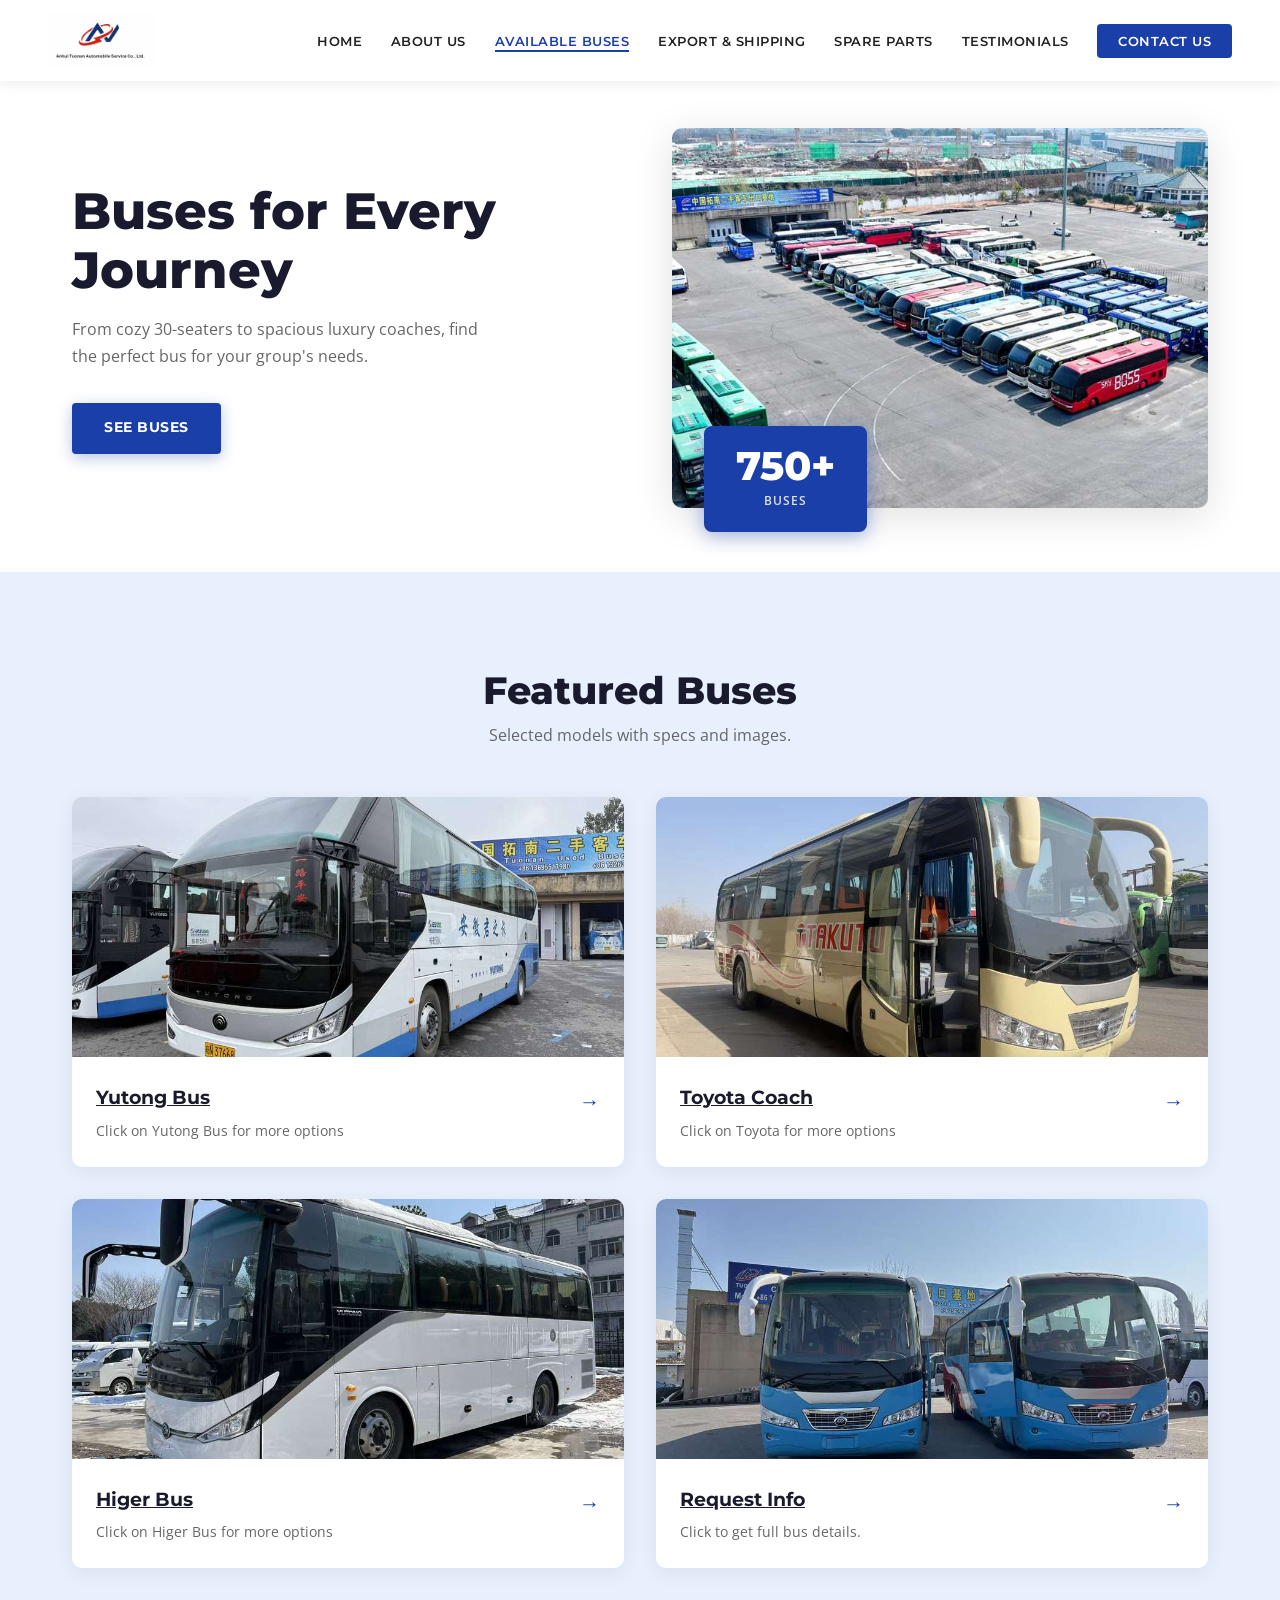
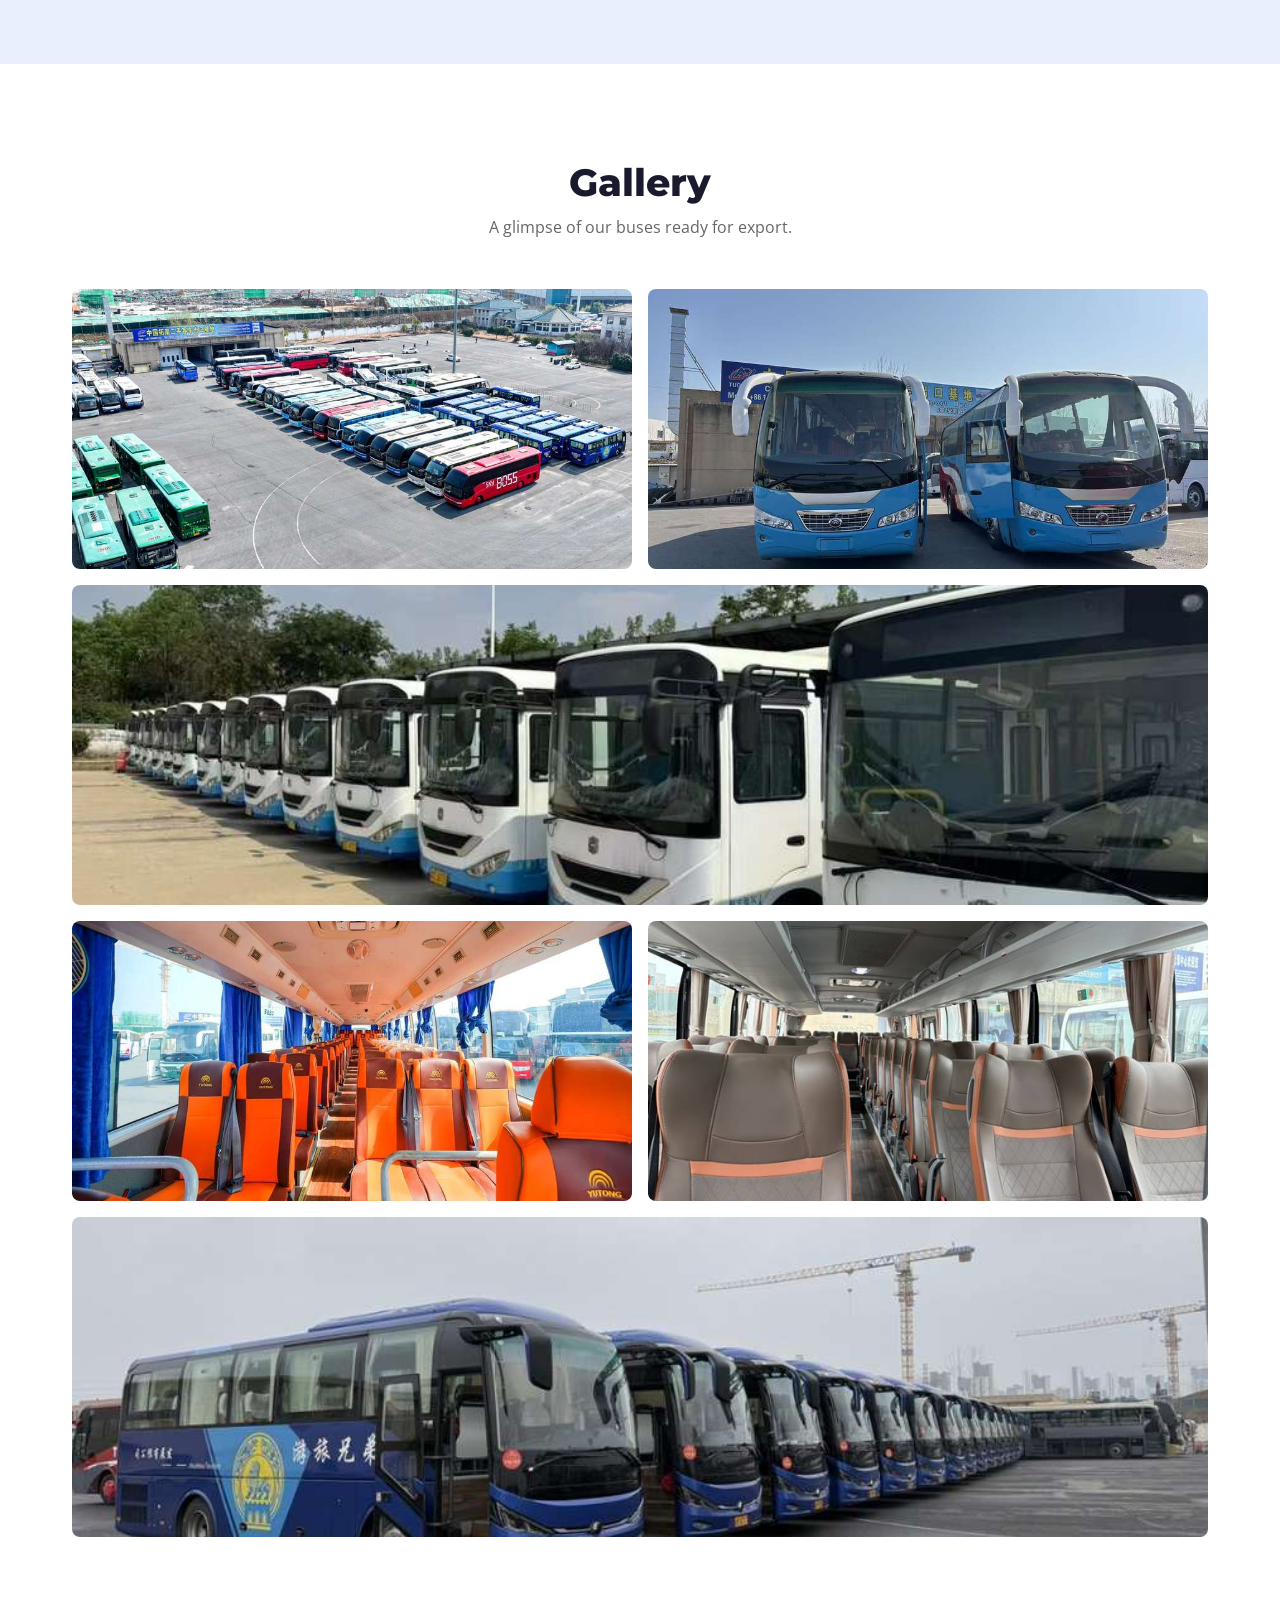
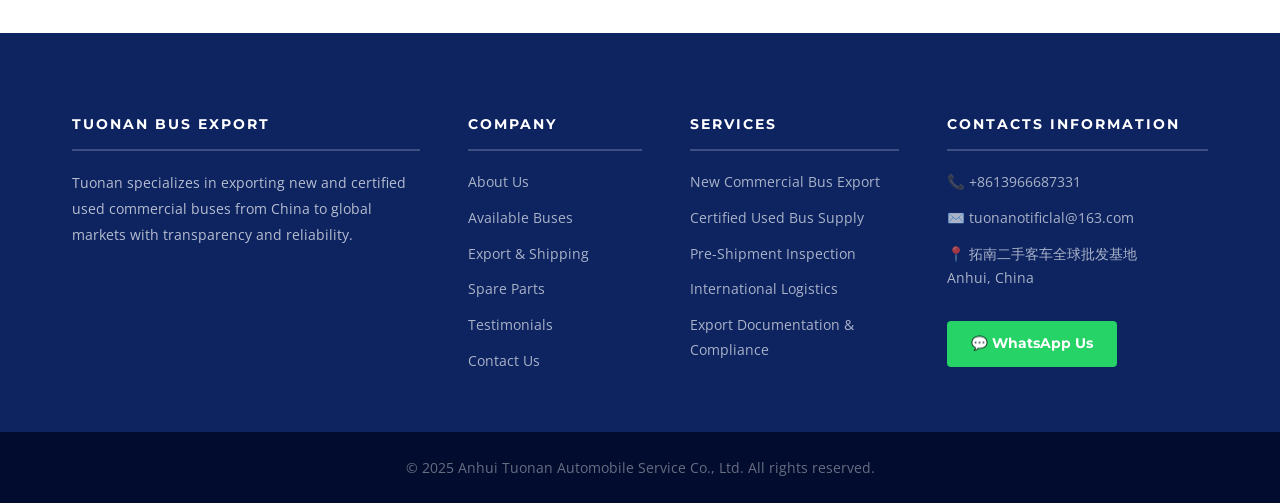
<file: buses.html>
<!DOCTYPE html>
<html lang="en">
<head>
<meta charset="UTF-8">
<meta name="viewport" content="width=device-width, initial-scale=1.0">
<title>Available Buses | Tuonan Bus Export</title>
<link rel="preconnect" href="https://fonts.googleapis.com">
<link href="https://fonts.googleapis.com/css2?family=Montserrat:wght@400;500;600;700;800&family=Open+Sans:wght@300;400;500;600&display=swap" rel="stylesheet">
<link rel="stylesheet" href="style.css">
<style>
.buses-hero {
  background: var(--white);
  padding: 8rem 0 4rem;
}
.buses-hero-grid {
  display: grid;
  grid-template-columns: 1fr 1fr;
  gap: 4rem;
  align-items: center;
}
.buses-hero-text h1 {
  font-family: 'Montserrat', sans-serif;
  font-size: clamp(2.2rem, 4vw, 3.5rem);
  font-weight: 800;
  color: var(--dark);
  margin-bottom: 1rem;
  line-height: 1.15;
}
.buses-hero-text p {
  color: var(--gray);
  font-size: 1rem;
  margin-bottom: 2rem;
  max-width: 420px;
}
.buses-hero-img {
  position: relative;
}
.buses-hero-img img {
  width: 100%;
  height: 380px;
  object-fit: cover;
  border-radius: 10px;
  box-shadow: 0 8px 40px rgba(0,0,0,0.12);
}
.hero-badge {
  position: absolute;
  bottom: -1.5rem;
  left: 2rem;
  background: var(--blue);
  color: white;
  padding: 1.2rem 2rem;
  border-radius: 8px;
  text-align: center;
  box-shadow: 0 4px 20px rgba(26,63,168,0.4);
}
.hero-badge .num {
  font-family: 'Montserrat', sans-serif;
  font-size: 2.5rem;
  font-weight: 800;
  line-height: 1;
  display: block;
}
.hero-badge .label {
  font-size: 0.78rem;
  font-weight: 600;
  letter-spacing: 1px;
  text-transform: uppercase;
  opacity: 0.85;
}

/* FEATURED BUSES */
.featured-section {
  padding: 6rem 0;
  background: #e8f0fe;
}
.featured-section h2 {
  font-family: 'Montserrat', sans-serif;
  font-size: clamp(1.8rem, 3vw, 2.5rem);
  font-weight: 800;
  text-align: center;
  color: var(--dark);
  margin-bottom: 0.5rem;
}
.featured-subtitle {
  text-align: center;
  color: var(--gray);
  margin-bottom: 3rem;
}
.featured-grid {
  display: grid;
  grid-template-columns: repeat(2, 1fr);
  gap: 2rem;
}
.featured-card {
  background: var(--white);
  border-radius: 10px;
  overflow: hidden;
  box-shadow: 0 4px 20px rgba(0,0,0,0.07);
  cursor: pointer;
  transition: transform 0.3s, box-shadow 0.3s;
  text-decoration: none;
  color: inherit;
  display: block;
}
.featured-card:hover {
  transform: translateY(-5px);
  box-shadow: 0 8px 35px rgba(0,0,0,0.12);
}
.featured-card img {
  width: 100%;
  height: 260px;
  object-fit: cover;
  transition: transform 0.4s;
}
.featured-card:hover img { transform: scale(1.03); }
.featured-card-body {
  padding: 1.5rem;
  display: flex;
  justify-content: space-between;
  align-items: flex-start;
}
.featured-card-body h3 {
  font-family: 'Montserrat', sans-serif;
  font-size: 1.2rem;
  font-weight: 700;
  color: var(--dark);
  margin-bottom: 0.3rem;
  text-decoration: underline;
}
.featured-card-body p {
  color: var(--gray);
  font-size: 0.88rem;
}
.arrow-icon {
  font-size: 1.3rem;
  color: var(--blue);
  margin-top: 0.2rem;
  flex-shrink: 0;
}

/* GALLERY */
.gallery-section-buses {
  padding: 6rem 0;
  background: var(--white);
}
.gallery-section-buses h2 {
  font-family: 'Montserrat', sans-serif;
  font-size: clamp(1.8rem, 3vw, 2.5rem);
  font-weight: 800;
  text-align: center;
  color: var(--dark);
  margin-bottom: 0.5rem;
}
.gallery-section-buses p {
  text-align: center;
  color: var(--gray);
  margin-bottom: 3rem;
}
.gallery-masonry {
  display: grid;
  grid-template-columns: 1fr 1fr;
  gap: 1rem;
}
.gallery-masonry-wide {
  grid-column: span 2;
}
.gallery-masonry img {
  width: 100%;
  height: 280px;
  object-fit: cover;
  border-radius: 8px;
}
.gallery-masonry-wide img { height: 320px; }

@media (max-width: 768px) {
  .buses-hero-grid { grid-template-columns: 1fr; }
  .featured-grid { grid-template-columns: 1fr; }
  .gallery-masonry { grid-template-columns: 1fr; }
  .gallery-masonry-wide { grid-column: span 1; }
  .buses-hero { padding: 7rem 0 3rem; }
}
</style>
</head>
<body>

<nav class="navbar">
  <a href="index.html" class="logo"><img src="logo.jpg" alt="Tuonan Bus Export Logo"></a>
  <button class="hamburger" onclick="toggleMenu()">&#9776;</button>
  <ul class="nav-links" id="navLinks">
    <li><a href="index.html">Home</a></li>
    <li><a href="about.html">About Us</a></li>
    <li><a href="buses.html" class="active">Available Buses</a></li>
    <li><a href="export.html">Export & Shipping</a></li>
    <li><a href="spareparts.html">Spare Parts</a></li>
    <li><a href="testimonials.html">Testimonials</a></li>
    <li><a href="contact.html" class="nav-cta">Contact Us</a></li>
  </ul>
</nav>

<!-- HERO -->
<section class="buses-hero">
  <div class="container buses-hero-grid">
    <div class="buses-hero-text">
      <h1>Buses for Every Journey</h1>
      <p>From cozy 30-seaters to spacious luxury coaches, find the perfect bus for your group's needs.</p>
      <a href="#featured" class="btn-primary">See Buses</a>
    </div>
    <div class="buses-hero-img">
      <img src="hero.jpg" alt="Bus fleet aerial view">
      <div class="hero-badge">
        <span class="num">750+</span>
        <span class="label">Buses</span>
      </div>
    </div>
  </div>
</section>

<!-- FEATURED BUSES -->
<section class="featured-section" id="featured">
  <div class="container">
    <h2>Featured Buses</h2>
    <p class="featured-subtitle">Selected models with specs and images.</p>
    <div class="featured-grid">

      <a href="yutong.html" class="featured-card">
        <img src="yt6120-main.jpg" alt="Yutong Bus">
        <div class="featured-card-body">
          <div>
            <h3>Yutong Bus</h3>
            <p>Click on Yutong Bus for more options</p>
          </div>
          <span class="arrow-icon">→</span>
        </div>
      </a>

      <a href="toyota.html" class="featured-card">
        <img src="bus2.jpg" alt="Toyota Coach">
        <div class="featured-card-body">
          <div>
            <h3>Toyota Coach</h3>
            <p>Click on Toyota for more options</p>
          </div>
          <span class="arrow-icon">→</span>
        </div>
      </a>

      <a href="higer.html" class="featured-card">
        <img src="bus1.jpg" alt="Higer Bus">
        <div class="featured-card-body">
          <div>
            <h3>Higer Bus</h3>
            <p>Click on Higer Bus for more options</p>
          </div>
          <span class="arrow-icon">→</span>
        </div>
      </a>

      <a href="contact.html" class="featured-card">
        <img src="bus4.jpg" alt="Request Info">
        <div class="featured-card-body">
          <div>
            <h3>Request Info</h3>
            <p>Click to get full bus details.</p>
          </div>
          <span class="arrow-icon">→</span>
        </div>
      </a>

    </div>
  </div>
</section>

<!-- GALLERY -->
<section class="gallery-section-buses">
  <div class="container">
    <h2>Gallery</h2>
    <p>A glimpse of our buses ready for export.</p>
    <div class="gallery-masonry">
      <div><img src="hero.jpg" alt="Bus yard aerial"></div>
      <div><img src="bus4.jpg" alt="Buses at yard"></div>
      <div class="gallery-masonry-wide"><img src="bus3.jpg" alt="City bus fleet"></div>
      <div><img src="yt-twin-interior.jpg" alt="Bus interior"></div>
      <div><img src="yt6120-interior.jpg" alt="Luxury seats"></div>
      <div class="gallery-masonry-wide"><img src="about-hero.jpg" alt="Bus lineup"></div>
    </div>
  </div>
</section>

<!-- FOOTER -->
<footer class="footer">
<div class="footer-top">
  <div class="container footer-grid">
    <div class="footer-col">
      <h4>Tuonan Bus Export</h4>
      <p>Tuonan specializes in exporting new and certified used commercial buses from China to global markets with transparency and reliability.</p>
    </div>
    <div class="footer-col">
      <h4>Company</h4>
      <ul>
        <li><a href="about.html">About Us</a></li>
        <li><a href="buses.html">Available Buses</a></li>
        <li><a href="export.html">Export & Shipping</a></li>
        <li><a href="spareparts.html">Spare Parts</a></li>
        <li><a href="testimonials.html">Testimonials</a></li>
        <li><a href="contact.html">Contact Us</a></li>
      </ul>
    </div>
    <div class="footer-col">
      <h4>Services</h4>
      <ul>
        <li>New Commercial Bus Export</li>
        <li>Certified Used Bus Supply</li>
        <li>Pre-Shipment Inspection</li>
        <li>International Logistics</li>
        <li>Export Documentation & Compliance</li>
      </ul>
    </div>
    <div class="footer-col">
      <h4>Contacts Information</h4>
      <ul>
        <li>📞 +8613966687331</li>
        <li>✉️ tuonanotificlal@163.com</li>
        <li>📍 拓南二手客车全球批发基地<br>Anhui, China</li>
      </ul>
      <a href="https://wa.me/8613966687331" class="whatsapp-btn" target="_blank">💬 WhatsApp Us</a>
    </div>
  </div>
</div>
<div class="footer-bottom">
  <p>© 2025 Anhui Tuonan Automobile Service Co., Ltd. All rights reserved.</p>
</div>
</footer>

<script src="main.js"></script>
</body>
</html>
</file>
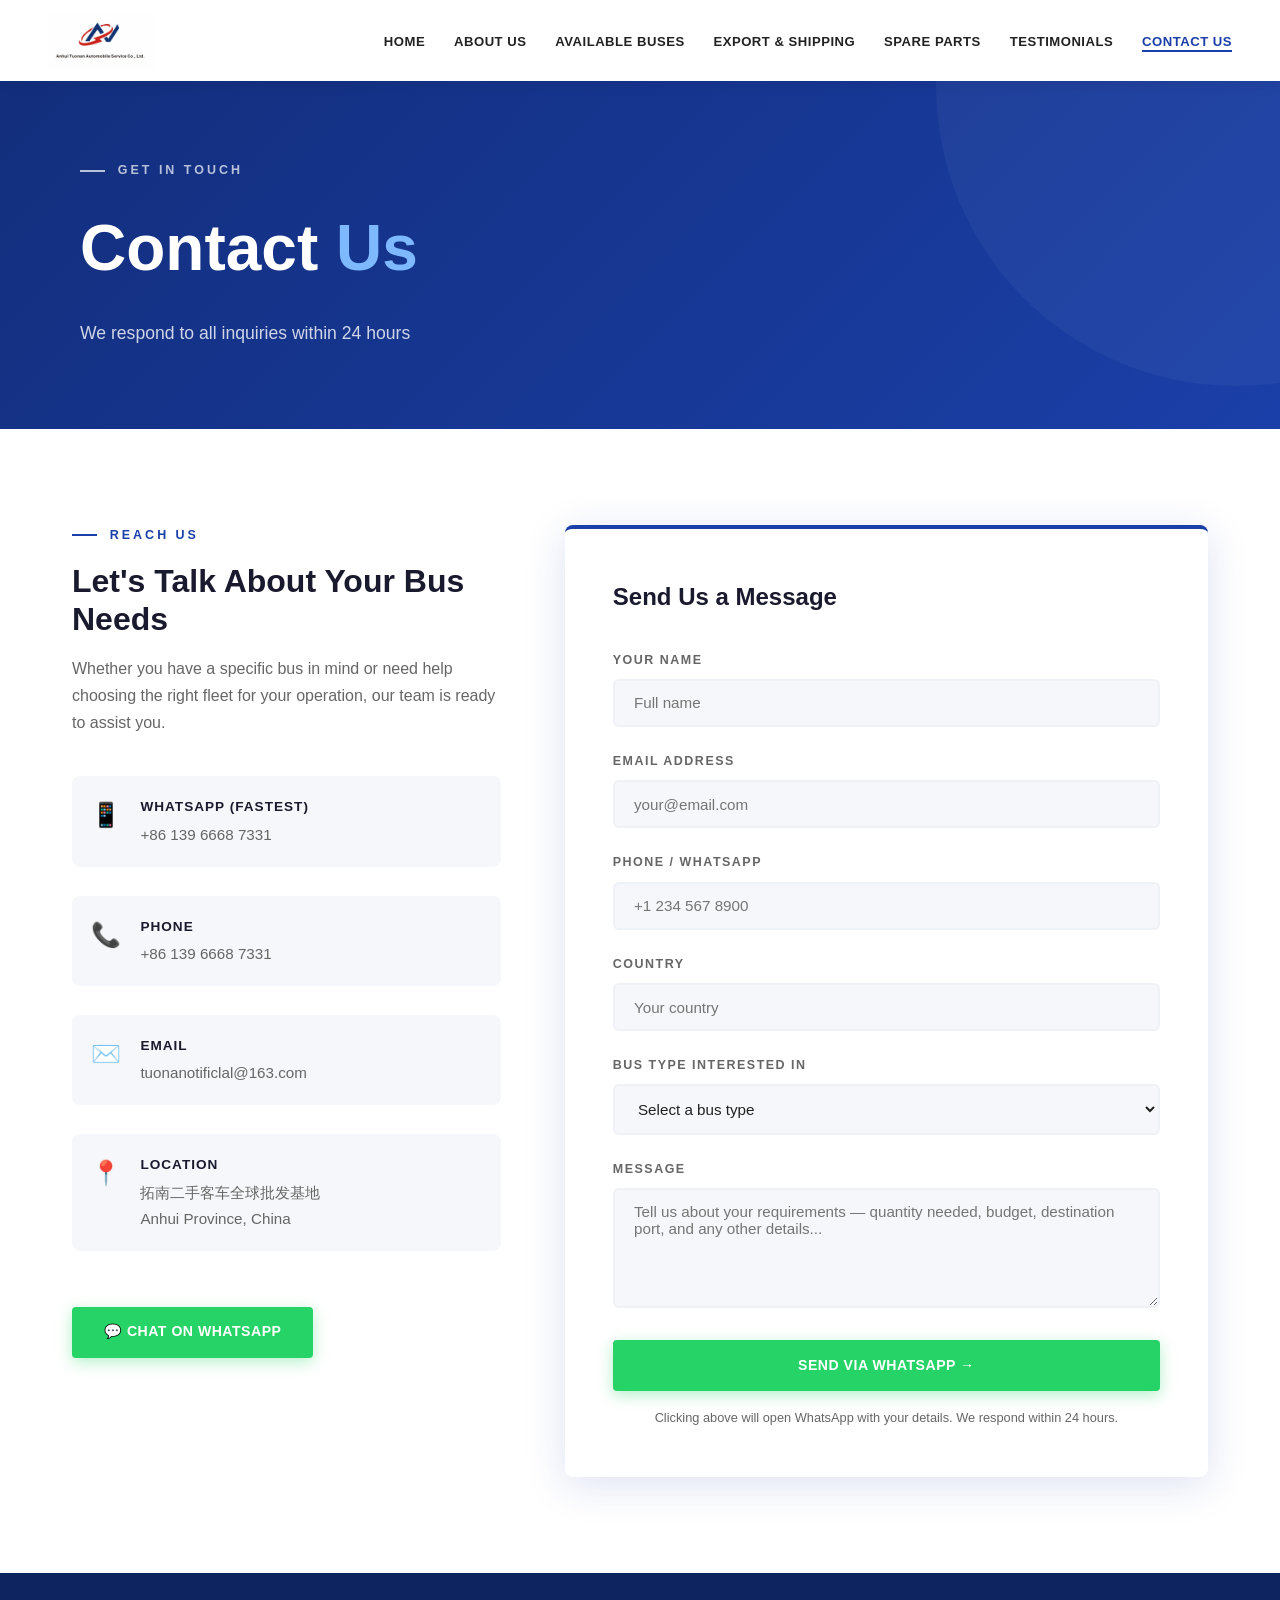
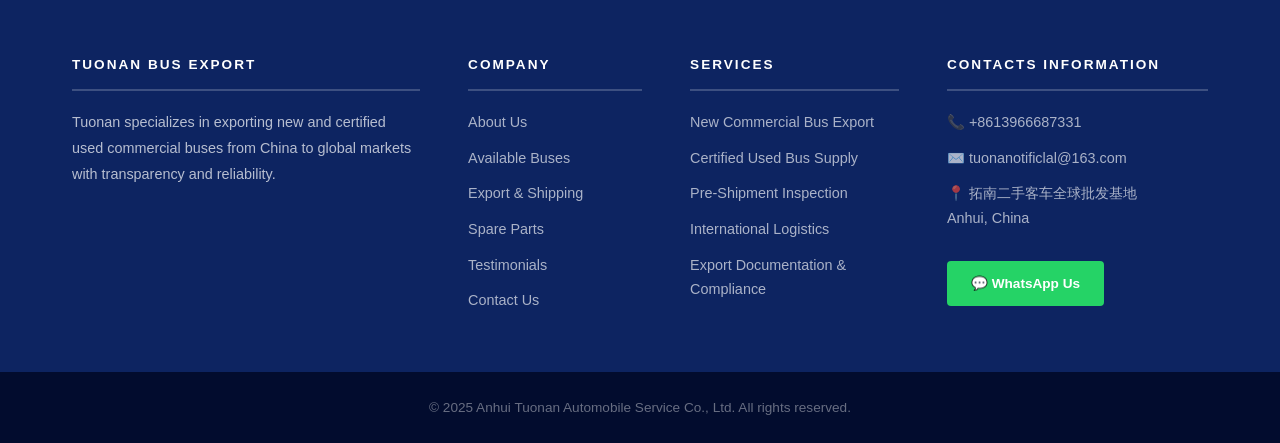
<file: contact.html>
<!DOCTYPE html>
<html lang="en">
<head>
<meta charset="UTF-8">
<meta name="viewport" content="width=device-width, initial-scale=1.0">
<title>Contact Us | Tuonan Bus Export</title>
<link rel="preconnect" href="https://fonts.googleapis.com">
<link href="https://fonts.googleapis.com/css2?family=Bebas+Neue&family=Barlow:wght@300;400;500;600&display=swap" rel="stylesheet">
<link rel="stylesheet" href="style.css">
</head>
<body>

<nav class="navbar">
  <a href="index.html" class="logo"><img src="logo.jpg" alt="Tuonan Bus Export Logo"></a>
  <button class="hamburger" onclick="toggleMenu()">&#9776;</button>
  <ul class="nav-links" id="navLinks">
    <li><a href="index.html">Home</a></li>
    <li><a href="about.html">About Us</a></li>
    <li><a href="buses.html">Available Buses</a></li>
    <li><a href="export.html">Export & Shipping</a></li>
    <li><a href="spareparts.html">Spare Parts</a></li>
    <li><a href="testimonials.html">Testimonials</a></li>
    <li><a href="contact.html" class="active">Contact Us</a></li>
  </ul>
</nav>

<div class="page-hero">
  <div class="container">
    <div class="section-label">Get In Touch</div>
    <h1>Contact <span>Us</span></h1>
    <p>We respond to all inquiries within 24 hours</p>
  </div>
</div>

<section class="contact-section">
  <div class="container">
    <div class="contact-grid">

      <div class="contact-info">
        <div class="section-label">Reach Us</div>
        <h2>Let's Talk About Your Bus Needs</h2>
        <p>Whether you have a specific bus in mind or need help choosing the right fleet for your operation, our team is ready to assist you.</p>

        <div class="contact-detail">
          <div class="contact-detail-icon">📱</div>
          <div>
            <h4>WhatsApp (Fastest)</h4>
            <p>+86 139 6668 7331</p>
          </div>
        </div>

        <div class="contact-detail">
          <div class="contact-detail-icon">📞</div>
          <div>
            <h4>Phone</h4>
            <p>+86 139 6668 7331</p>
          </div>
        </div>

        <div class="contact-detail">
          <div class="contact-detail-icon">✉️</div>
          <div>
            <h4>Email</h4>
            <p>tuonanotificlal@163.com</p>
          </div>
        </div>

        <div class="contact-detail">
          <div class="contact-detail-icon">📍</div>
          <div>
            <h4>Location</h4>
            <p>拓南二手客车全球批发基地<br>Anhui Province, China</p>
          </div>
        </div>

        <br>
        <a href="https://wa.me/8613966687331?text=Hello,%20I%20am%20interested%20in%20your%20buses" class="btn-primary" target="_blank">💬 Chat on WhatsApp</a>
      </div>

      <div class="contact-form">
        <h3>Send Us a Message</h3>
        <div class="form-group">
          <label>Your Name</label>
          <input type="text" placeholder="Full name">
        </div>
        <div class="form-group">
          <label>Email Address</label>
          <input type="email" placeholder="your@email.com">
        </div>
        <div class="form-group">
          <label>Phone / WhatsApp</label>
          <input type="text" placeholder="+1 234 567 8900">
        </div>
        <div class="form-group">
          <label>Country</label>
          <input type="text" placeholder="Your country">
        </div>
        <div class="form-group">
          <label>Bus Type Interested In</label>
          <select>
            <option value="">Select a bus type</option>
            <option>Large City Bus</option>
            <option>Intercity Coach</option>
            <option>School Bus</option>
            <option>Tourism Coach</option>
            <option>Mini Bus</option>
            <option>Certified Used Bus</option>
            <option>Not Sure — Need Advice</option>
          </select>
        </div>
        <div class="form-group">
          <label>Message</label>
          <textarea placeholder="Tell us about your requirements — quantity needed, budget, destination port, and any other details..."></textarea>
        </div>
        <a href="https://wa.me/8613966687331?text=Hello,%20I%20would%20like%20to%20enquire%20about%20your%20buses" class="btn-primary" target="_blank" style="display:block; text-align:center; width:100%;">Send via WhatsApp →</a>
        <p style="color: var(--gray); font-size: 0.8rem; text-align: center; margin-top: 1rem;">Clicking above will open WhatsApp with your details. We respond within 24 hours.</p>
      </div>

    </div>
  </div>
</section>

<footer class="footer">
<div class="footer-top">
  <div class="container footer-grid">
    <div class="footer-col">
      <h4>Tuonan Bus Export</h4>
      <p>Tuonan specializes in exporting new and certified used commercial buses from China to global markets with transparency and reliability.</p>
    </div>
    <div class="footer-col">
      <h4>Company</h4>
      <ul>
        <li><a href="about.html">About Us</a></li>
        <li><a href="buses.html">Available Buses</a></li>
        <li><a href="export.html">Export & Shipping</a></li>
        <li><a href="spareparts.html">Spare Parts</a></li>
        <li><a href="testimonials.html">Testimonials</a></li>
        <li><a href="contact.html">Contact Us</a></li>
      </ul>
    </div>
    <div class="footer-col">
      <h4>Services</h4>
      <ul>
        <li>New Commercial Bus Export</li>
        <li>Certified Used Bus Supply</li>
        <li>Pre-Shipment Inspection</li>
        <li>International Logistics</li>
        <li>Export Documentation & Compliance</li>
      </ul>
    </div>
    <div class="footer-col">
      <h4>Contacts Information</h4>
      <ul>
        <li>📞 +8613966687331</li>
        <li>✉️ tuonanotificlal@163.com</li>
        <li>📍 拓南二手客车全球批发基地<br>Anhui, China</li>
      </ul>
      <a href="https://wa.me/8613966687331" class="whatsapp-btn" target="_blank">💬 WhatsApp Us</a>
    </div>
  </div>
</div>
<div class="footer-bottom">
  <p>© 2025 Anhui Tuonan Automobile Service Co., Ltd. All rights reserved.</p>
</div>
</footer>

<script src="main.js"></script>
</body>
</html>
</file>
<file: style.css>
/* ===== ROOT & RESET ===== */
:root {
  --blue: #1a3fa8;
  --blue-dark: #122d7a;
  --blue-light: #2d5be3;
  --red: #cc2222;
  --white: #ffffff;
  --off-white: #f5f7fa;
  --light-gray: #eef1f6;
  --gray: #666666;
  --dark: #1a1a2e;
  --text: #222222;
  --font-heading: 'Montserrat', sans-serif;
  --font-body: 'Open Sans', sans-serif;
  --shadow: 0 4px 20px rgba(26,63,168,0.10);
  --shadow-lg: 0 8px 40px rgba(26,63,168,0.15);
}

*, *::before, *::after { box-sizing: border-box; margin: 0; padding: 0; }
html { scroll-behavior: smooth; }

body {
  background: var(--white);
  color: var(--text);
  font-family: var(--font-body);
  font-weight: 400;
  line-height: 1.7;
  overflow-x: hidden;
}

a { text-decoration: none; color: inherit; }
ul { list-style: none; }
img { max-width: 100%; display: block; }

.container {
  max-width: 1200px;
  margin: 0 auto;
  padding: 0 2rem;
}

.center { text-align: center; }
.center-btn { text-align: center; margin-top: 2.5rem; }

/* ===== NAVBAR ===== */
.navbar {
  position: fixed;
  top: 0; left: 0; right: 0;
  z-index: 1000;
  display: flex;
  align-items: center;
  justify-content: space-between;
  padding: 0.8rem 3rem;
  background: var(--white);
  box-shadow: 0 2px 15px rgba(0,0,0,0.08);
}

.logo img {
  height: 55px;
  width: auto;
  object-fit: contain;
}

.nav-links {
  display: flex;
  gap: 1.8rem;
  align-items: center;
}

.nav-links a {
  font-family: var(--font-heading);
  font-size: 0.82rem;
  font-weight: 600;
  letter-spacing: 0.5px;
  text-transform: uppercase;
  color: var(--text);
  transition: color 0.3s;
  position: relative;
  padding-bottom: 3px;
}

.nav-links a::after {
  content: '';
  position: absolute;
  bottom: 0; left: 0;
  width: 0; height: 2px;
  background: var(--blue);
  transition: width 0.3s;
}

.nav-links a:hover::after,
.nav-links a.active::after { width: 100%; }
.nav-links a:hover,
.nav-links a.active { color: var(--blue); }

.nav-cta {
  background: var(--blue) !important;
  color: var(--white) !important;
  padding: 0.55rem 1.3rem !important;
  border-radius: 4px;
  transition: background 0.3s !important;
}
.nav-cta::after { display: none !important; }
.nav-cta:hover { background: var(--blue-dark) !important; }

.hamburger {
  display: none;
  background: none;
  border: none;
  color: var(--text);
  font-size: 1.6rem;
  cursor: pointer;
}

/* ===== BUTTONS ===== */
.btn-primary {
  display: inline-block;
  background: var(--blue);
  color: var(--white);
  padding: 0.85rem 2rem;
  font-family: var(--font-heading);
  font-weight: 700;
  font-size: 0.88rem;
  letter-spacing: 0.5px;
  text-transform: uppercase;
  border-radius: 4px;
  transition: background 0.3s, transform 0.2s, box-shadow 0.3s;
  box-shadow: 0 4px 15px rgba(26,63,168,0.3);
}
.btn-primary:hover {
  background: var(--blue-dark);
  transform: translateY(-2px);
  box-shadow: 0 6px 20px rgba(26,63,168,0.4);
}

/* WhatsApp buttons — always green */
a.btn-primary[href*="wa.me"] {
  background: #25D366;
  box-shadow: 0 4px 15px rgba(37,211,102,0.35);
}
a.btn-primary[href*="wa.me"]:hover {
  background: #1eb554;
  box-shadow: 0 6px 20px rgba(37,211,102,0.45);
}

.btn-secondary {
  display: inline-block;
  border: 2px solid var(--white);
  color: var(--white);
  padding: 0.85rem 2rem;
  font-family: var(--font-heading);
  font-weight: 700;
  font-size: 0.88rem;
  letter-spacing: 0.5px;
  text-transform: uppercase;
  border-radius: 4px;
  transition: all 0.3s;
}
.btn-secondary:hover { background: var(--white); color: var(--blue); }

.btn-outline {
  display: inline-block;
  border: 2px solid var(--blue);
  color: var(--blue);
  padding: 0.85rem 2rem;
  font-family: var(--font-heading);
  font-weight: 700;
  font-size: 0.88rem;
  letter-spacing: 0.5px;
  text-transform: uppercase;
  border-radius: 4px;
  transition: all 0.3s;
}
.btn-outline:hover { background: var(--blue); color: var(--white); }

.btn-white {
  display: inline-block;
  background: var(--white);
  color: var(--blue);
  padding: 0.85rem 2rem;
  font-family: var(--font-heading);
  font-weight: 700;
  font-size: 0.88rem;
  letter-spacing: 0.5px;
  text-transform: uppercase;
  border-radius: 4px;
  transition: all 0.3s;
  box-shadow: 0 4px 15px rgba(0,0,0,0.15);
}
.btn-white:hover { background: var(--off-white); transform: translateY(-2px); }

/* ===== HERO ===== */
.hero {
  position: relative;
  min-height: 100vh;
  display: flex;
  align-items: center;
  justify-content: center;
  padding: 6rem 3rem 4rem;
  overflow: hidden;
  background: url('hero.jpg') center center / cover no-repeat;
}

.hero-overlay {
  position: absolute;
  top: 0; left: 0; right: 0; bottom: 0;
  background: rgba(0,0,0,0.45);
  z-index: 1;
}

.hero-content {
  position: relative;
  z-index: 2;
  max-width: 750px;
  text-align: center;
  animation: fadeUp 1s ease both;
}

.hero-sub {
  font-family: var(--font-heading);
  font-size: 0.85rem;
  font-weight: 600;
  letter-spacing: 3px;
  text-transform: uppercase;
  color: rgba(255,255,255,0.85);
  margin-bottom: 1rem;
  justify-content: center;
}

.hero h1 {
  font-family: var(--font-heading);
  font-size: clamp(2.8rem, 6vw, 5rem);
  font-weight: 800;
  line-height: 1.1;
  color: var(--white);
  margin-bottom: 1.5rem;
}
.hero h1 span { color: #7eb8ff; }

.hero-desc {
  font-size: 1.1rem;
  color: rgba(255,255,255,0.85);
  max-width: 580px;
  margin: 0 auto 2.5rem;
  line-height: 1.8;
}

.hero-btns {
  display: flex;
  gap: 1rem;
  flex-wrap: wrap;
  justify-content: center;
}

/* ===== STATS BAR ===== */
.stats-bar {
  background: var(--blue);
  display: flex;
  justify-content: center;
  align-items: center;
  padding: 1.8rem 2rem;
  flex-wrap: wrap;
  gap: 0;
  margin: 0;
}

.stat-item {
  display: flex;
  flex-direction: column;
  align-items: center;
  padding: 0 3rem;
}

.stat-num {
  font-family: var(--font-heading);
  font-size: 2.2rem;
  font-weight: 800;
  color: var(--white);
  line-height: 1;
}

.stat-label {
  font-size: 0.78rem;
  font-weight: 600;
  letter-spacing: 1.5px;
  text-transform: uppercase;
  color: rgba(255,255,255,0.75);
  margin-top: 0.3rem;
}

.stat-divider {
  width: 1px;
  height: 45px;
  background: rgba(255,255,255,0.25);
}

/* ===== SECTION LABELS & HEADINGS ===== */
.section-label {
  font-family: var(--font-heading);
  font-size: 0.78rem;
  font-weight: 700;
  letter-spacing: 3px;
  text-transform: uppercase;
  color: var(--blue);
  margin-bottom: 0.8rem;
  display: flex;
  align-items: center;
  gap: 0.8rem;
}
.section-label.center { justify-content: center; }
.section-label::before {
  content: '';
  display: inline-block;
  width: 25px;
  height: 2px;
  background: var(--blue);
}
.section-label.center::before { display: none; }

section h2 {
  font-family: var(--font-heading);
  font-size: clamp(1.8rem, 3.5vw, 2.8rem);
  font-weight: 800;
  line-height: 1.2;
  color: var(--dark);
  margin-bottom: 3rem;
}

/* ===== ABOUT SNIPPET ===== */
.about-snippet {
  padding: 6rem 0;
  background: var(--white);
}

.about-snippet-grid {
  display: grid;
  grid-template-columns: 1fr 1fr;
  gap: 5rem;
  align-items: center;
}

.about-snippet-img img {
  width: 100%;
  height: 420px;
  object-fit: cover;
  border-radius: 8px;
  box-shadow: var(--shadow-lg);
}

.about-snippet-text h2 { margin-bottom: 1.5rem; }
.about-snippet-text p { color: var(--gray); margin-bottom: 1.2rem; font-size: 1rem; line-height: 1.8; }
.about-snippet-text .btn-outline { margin-top: 1rem; }

/* ===== WHY SECTION ===== */
.why-section {
  padding: 6rem 0;
  background: var(--off-white);
}

.why-grid {
  display: grid;
  grid-template-columns: repeat(3, 1fr);
  gap: 1.5rem;
}

.why-card {
  background: var(--white);
  padding: 2.5rem;
  border-radius: 8px;
  box-shadow: var(--shadow);
  border-bottom: 3px solid transparent;
  transition: border-color 0.3s, transform 0.3s, box-shadow 0.3s;
}
.why-card:hover {
  border-color: var(--blue);
  transform: translateY(-5px);
  box-shadow: var(--shadow-lg);
}

.why-icon { font-size: 2.2rem; margin-bottom: 1rem; }

.why-card h3 {
  font-family: var(--font-heading);
  font-size: 1.1rem;
  font-weight: 700;
  color: var(--dark);
  margin-bottom: 0.8rem;
}

.why-card p { color: var(--gray); font-size: 0.95rem; line-height: 1.7; }

/* ===== GALLERY ===== */
.gallery-section {
  padding: 6rem 0;
  background: var(--white);
}

.gallery-grid {
  display: grid;
  grid-template-columns: repeat(2, 1fr);
  gap: 1.2rem;
}

.gallery-item {
  position: relative;
  overflow: hidden;
  border-radius: 8px;
  cursor: pointer;
}

.gallery-item img {
  width: 100%;
  height: 280px;
  object-fit: cover;
  transition: transform 0.4s ease;
}

.gallery-item:hover img { transform: scale(1.05); }

.gallery-overlay {
  position: absolute;
  bottom: 0; left: 0; right: 0;
  background: linear-gradient(to top, rgba(18,45,122,0.85), transparent);
  padding: 2rem 1.5rem 1.2rem;
  transform: translateY(10px);
  opacity: 0;
  transition: all 0.3s;
}

.gallery-item:hover .gallery-overlay { opacity: 1; transform: translateY(0); }

.gallery-overlay span {
  color: var(--white);
  font-family: var(--font-heading);
  font-weight: 600;
  font-size: 1rem;
  letter-spacing: 1px;
}

/* ===== CTA ===== */
.cta-section {
  background: linear-gradient(135deg, var(--blue-dark), var(--blue-light));
  padding: 5rem 0;
  text-align: center;
  margin: 0;
}

.cta-inner {
  margin: 0 auto;
}

.cta-inner h2 {
  font-family: var(--font-heading);
  font-size: clamp(1.8rem, 3.5vw, 2.5rem);
  font-weight: 800;
  color: var(--white);
  margin-bottom: 1rem;
}

.cta-inner p {
  color: rgba(255,255,255,0.85);
  font-size: 1.05rem;
  margin-bottom: 2.5rem;
}

/* ===== FOOTER ===== */
.footer {
  background: #071540;
}

.footer-top {
  background: #0d2461;
  padding: 5rem 0 3rem;
}

.footer-grid {
  display: grid;
  grid-template-columns: 2fr 1fr 1.2fr 1.5fr;
  gap: 3rem;
}

.footer-col p { color: rgba(255,255,255,0.7); font-size: 0.9rem; line-height: 1.8; }

.footer-col h4 {
  font-family: var(--font-heading);
  font-size: 0.85rem;
  font-weight: 700;
  letter-spacing: 2px;
  text-transform: uppercase;
  color: var(--white);
  margin-bottom: 1.2rem;
  padding-bottom: 0.8rem;
  border-bottom: 2px solid rgba(255,255,255,0.2);
  display: block;
}

.footer-col ul li {
  color: rgba(255,255,255,0.65);
  font-size: 0.9rem;
  margin-bottom: 0.7rem;
}

.footer-col ul li a { color: rgba(255,255,255,0.65); transition: color 0.3s; }
.footer-col ul li a:hover { color: var(--white); }

.whatsapp-btn {
  display: inline-block;
  margin-top: 1.2rem;
  background: #25D366;
  color: var(--white);
  padding: 0.7rem 1.5rem;
  font-family: var(--font-heading);
  font-weight: 700;
  font-size: 0.85rem;
  border-radius: 4px;
  transition: background 0.3s, transform 0.2s;
}
.whatsapp-btn:hover { background: #1ebe5d; transform: translateY(-2px); }

.footer-bottom {
  background: #020c2e;
  padding: 1.5rem 2rem;
  text-align: center;
  color: rgba(255,255,255,0.4);
  font-size: 0.85rem;
}

/* ===== PAGE HERO (inner pages) ===== */
.page-hero {
  padding: 10rem 3rem 5rem;
  background: linear-gradient(135deg, var(--blue-dark) 0%, var(--blue) 100%);
  position: relative;
  overflow: hidden;
}

.page-hero::before {
  content: '';
  position: absolute;
  top: -50%; right: -20%;
  width: 600px; height: 600px;
  border-radius: 50%;
  background: rgba(255,255,255,0.04);
  pointer-events: none;
}

.page-hero .section-label { color: rgba(255,255,255,0.7); }
.page-hero .section-label::before { background: rgba(255,255,255,0.7); }

.page-hero h1 {
  font-family: var(--font-heading);
  font-size: clamp(2.5rem, 5vw, 4rem);
  font-weight: 800;
  color: var(--white);
  margin-bottom: 1rem;
  margin-top: 0;
}

.page-hero h1 span { color: #7eb8ff; }
.page-hero p { color: rgba(255,255,255,0.8); font-size: 1.1rem; max-width: 550px; margin: 0; }

/* ===== ABOUT PAGE ===== */
.about-section { padding: 6rem 0; }

.about-grid {
  display: grid;
  grid-template-columns: 1fr 1fr;
  gap: 5rem;
  align-items: center;
}

.about-text h2 { font-family: var(--font-heading); font-size: 2.2rem; font-weight: 800; margin-bottom: 1.5rem; }
.about-text p { color: var(--gray); margin-bottom: 1.2rem; }

.about-visual {
  background: var(--blue);
  border-radius: 8px;
  padding: 3rem;
}

.stat-grid {
  display: grid;
  grid-template-columns: 1fr 1fr;
  gap: 2rem;
}

.stat-item-v { text-align: center; }
.stat-num-v {
  font-family: var(--font-heading);
  font-size: 3rem;
  font-weight: 800;
  color: var(--white);
  line-height: 1;
}
.stat-label-v {
  font-size: 0.8rem;
  font-weight: 600;
  letter-spacing: 1.5px;
  text-transform: uppercase;
  color: rgba(255,255,255,0.75);
  margin-top: 0.5rem;
}

/* ===== BUSES PAGE ===== */
.buses-section { padding: 6rem 0; background: var(--off-white); }

.buses-grid {
  display: grid;
  grid-template-columns: repeat(auto-fit, minmax(340px, 1fr));
  gap: 2rem;
}

.bus-card {
  background: var(--white);
  border-radius: 8px;
  overflow: hidden;
  box-shadow: var(--shadow);
  transition: transform 0.3s, box-shadow 0.3s;
}
.bus-card:hover { transform: translateY(-5px); box-shadow: var(--shadow-lg); }

.bus-card-img {
  height: 220px;
  overflow: hidden;
}
.bus-card-img img {
  width: 100%;
  height: 100%;
  object-fit: cover;
  transition: transform 0.4s;
}
.bus-card:hover .bus-card-img img { transform: scale(1.05); }

.bus-card-body { padding: 1.8rem; }

.bus-tag {
  display: inline-block;
  background: rgba(26,63,168,0.1);
  color: var(--blue);
  font-family: var(--font-heading);
  font-size: 0.72rem;
  font-weight: 700;
  letter-spacing: 2px;
  text-transform: uppercase;
  padding: 0.3rem 0.8rem;
  border-radius: 3px;
  margin-bottom: 0.8rem;
}

.bus-card-body h3 {
  font-family: var(--font-heading);
  font-size: 1.3rem;
  font-weight: 700;
  color: var(--dark);
  margin-bottom: 0.6rem;
}

.bus-card-body p { color: var(--gray); font-size: 0.92rem; margin-bottom: 1.2rem; line-height: 1.7; }

.bus-specs {
  display: grid;
  grid-template-columns: 1fr 1fr;
  gap: 0.8rem;
  margin-bottom: 1.5rem;
  padding-top: 1rem;
  border-top: 1px solid var(--light-gray);
}

.spec { font-size: 0.85rem; color: var(--gray); }
.spec strong { color: var(--dark); display: block; font-weight: 600; }

/* ===== PROCESS STEPS ===== */
.export-section { padding: 6rem 0; }

.process-steps {
  display: grid;
  grid-template-columns: repeat(3, 1fr);
  gap: 1.5rem;
  margin-bottom: 5rem;
}

.step {
  background: var(--white);
  border-radius: 8px;
  padding: 2.5rem;
  box-shadow: var(--shadow);
  border-top: 3px solid var(--blue);
  transition: transform 0.3s;
}
.step:hover { transform: translateY(-5px); }

.step-num {
  font-family: var(--font-heading);
  font-size: 3rem;
  font-weight: 800;
  color: var(--light-gray);
  line-height: 1;
  margin-bottom: 1rem;
}

.step h3 {
  font-family: var(--font-heading);
  font-size: 1.1rem;
  font-weight: 700;
  color: var(--blue);
  margin-bottom: 0.8rem;
}

.step p { color: var(--gray); font-size: 0.9rem; }

/* ===== PARTS PAGE ===== */
.parts-section { padding: 6rem 0; background: var(--off-white); }

.parts-grid {
  display: grid;
  grid-template-columns: repeat(auto-fit, minmax(260px, 1fr));
  gap: 1.5rem;
}

.part-card {
  background: var(--white);
  border-radius: 8px;
  padding: 2rem;
  box-shadow: var(--shadow);
  transition: transform 0.3s, border-color 0.3s;
  border-bottom: 3px solid transparent;
}
.part-card:hover { transform: translateY(-5px); border-color: var(--blue); }
.part-icon { font-size: 2.2rem; margin-bottom: 1rem; }
.part-card h3 { font-family: var(--font-heading); font-size: 1.05rem; font-weight: 700; color: var(--dark); margin-bottom: 0.8rem; }
.part-card p { color: var(--gray); font-size: 0.9rem; }

/* ===== TESTIMONIALS ===== */
.testimonials-section { padding: 6rem 0; background: var(--off-white); }

.testimonials-grid {
  display: grid;
  grid-template-columns: repeat(auto-fit, minmax(330px, 1fr));
  gap: 2rem;
}

.testimonial-card {
  background: var(--white);
  border-radius: 8px;
  padding: 2.5rem;
  box-shadow: var(--shadow);
  transition: transform 0.3s;
  border-left: 4px solid var(--blue);
}
.testimonial-card:hover { transform: translateY(-5px); }
.stars { color: #f5a623; font-size: 1.1rem; margin-bottom: 1rem; }
.testimonial-text { color: var(--gray); font-size: 0.95rem; line-height: 1.8; margin-bottom: 1.5rem; font-style: italic; }
.testimonial-author h4 { font-family: var(--font-heading); font-weight: 700; color: var(--dark); margin-bottom: 0.2rem; }
.testimonial-author span { font-size: 0.82rem; color: var(--blue); font-weight: 600; }

/* ===== CONTACT PAGE ===== */
.contact-section { padding: 6rem 0; }

.contact-grid {
  display: grid;
  grid-template-columns: 1fr 1.5fr;
  gap: 4rem;
}

.contact-info h2 { font-family: var(--font-heading); font-size: 2rem; font-weight: 800; margin-bottom: 1rem; margin-top: 1rem; }
.contact-info > p { color: var(--gray); margin-bottom: 2.5rem; }

.contact-detail {
  display: flex;
  gap: 1.2rem;
  align-items: flex-start;
  margin-bottom: 1.8rem;
  padding: 1.2rem;
  background: var(--off-white);
  border-radius: 8px;
}

.contact-detail-icon { font-size: 1.5rem; }

.contact-detail h4 {
  font-family: var(--font-heading);
  font-weight: 700;
  color: var(--dark);
  margin-bottom: 0.2rem;
  font-size: 0.85rem;
  letter-spacing: 1px;
  text-transform: uppercase;
}
.contact-detail p { color: var(--gray); font-size: 0.95rem; margin: 0; }

.contact-form {
  background: var(--white);
  border-radius: 8px;
  padding: 3rem;
  box-shadow: var(--shadow-lg);
  border-top: 4px solid var(--blue);
}

.contact-form h3 {
  font-family: var(--font-heading);
  font-size: 1.5rem;
  font-weight: 800;
  margin-bottom: 2rem;
  color: var(--dark);
}

.form-group { margin-bottom: 1.5rem; }

.form-group label {
  display: block;
  font-family: var(--font-heading);
  font-size: 0.78rem;
  font-weight: 700;
  letter-spacing: 1.5px;
  text-transform: uppercase;
  color: var(--gray);
  margin-bottom: 0.5rem;
}

.form-group input,
.form-group select,
.form-group textarea {
  width: 100%;
  background: var(--off-white);
  border: 2px solid var(--light-gray);
  color: var(--text);
  padding: 0.85rem 1.2rem;
  font-family: var(--font-body);
  font-size: 0.95rem;
  outline: none;
  border-radius: 6px;
  transition: border-color 0.3s;
}

.form-group input:focus,
.form-group select:focus,
.form-group textarea:focus { border-color: var(--blue); }
.form-group textarea { resize: vertical; min-height: 120px; }

/* ===== ANIMATIONS ===== */
@keyframes fadeUp {
  from { opacity: 0; transform: translateY(30px); }
  to { opacity: 1; transform: translateY(0); }
}

/* ===== RESPONSIVE ===== */
@media (max-width: 960px) {
  .navbar { padding: 0.8rem 1.5rem; }
  .nav-links { display: none; flex-direction: column; position: absolute; top: 100%; left: 0; right: 0; background: var(--white); padding: 2rem; gap: 1.5rem; border-top: 1px solid var(--light-gray); box-shadow: 0 10px 30px rgba(0,0,0,0.1); }
  .nav-links.open { display: flex; }
  .hamburger { display: block; }
  .hero { padding: 7rem 1.5rem 3rem; }
  .stats-bar { gap: 1rem; }
  .stat-item { padding: 0 1.5rem; }
  .about-snippet-grid { grid-template-columns: 1fr; gap: 2rem; }
  .why-grid { grid-template-columns: 1fr 1fr; }
  .footer-grid { grid-template-columns: 1fr 1fr; }
  .about-grid { grid-template-columns: 1fr; }
  .contact-grid { grid-template-columns: 1fr; }
  .process-steps { grid-template-columns: 1fr 1fr; }
  .gallery-grid { grid-template-columns: 1fr 1fr; }
}

@media (max-width: 600px) {
  .footer-grid { grid-template-columns: 1fr; }
  .process-steps { grid-template-columns: 1fr; }
  .why-grid { grid-template-columns: 1fr; }
  .gallery-grid { grid-template-columns: 1fr; }
  .hero h1 { font-size: 2.5rem; }
  .hero-btns { flex-direction: column; }
  .stats-bar { flex-direction: column; gap: 1.5rem; }
  .stat-divider { width: 60px; height: 1px; }
  .contact-form { padding: 2rem 1.5rem; }
}
</file>
